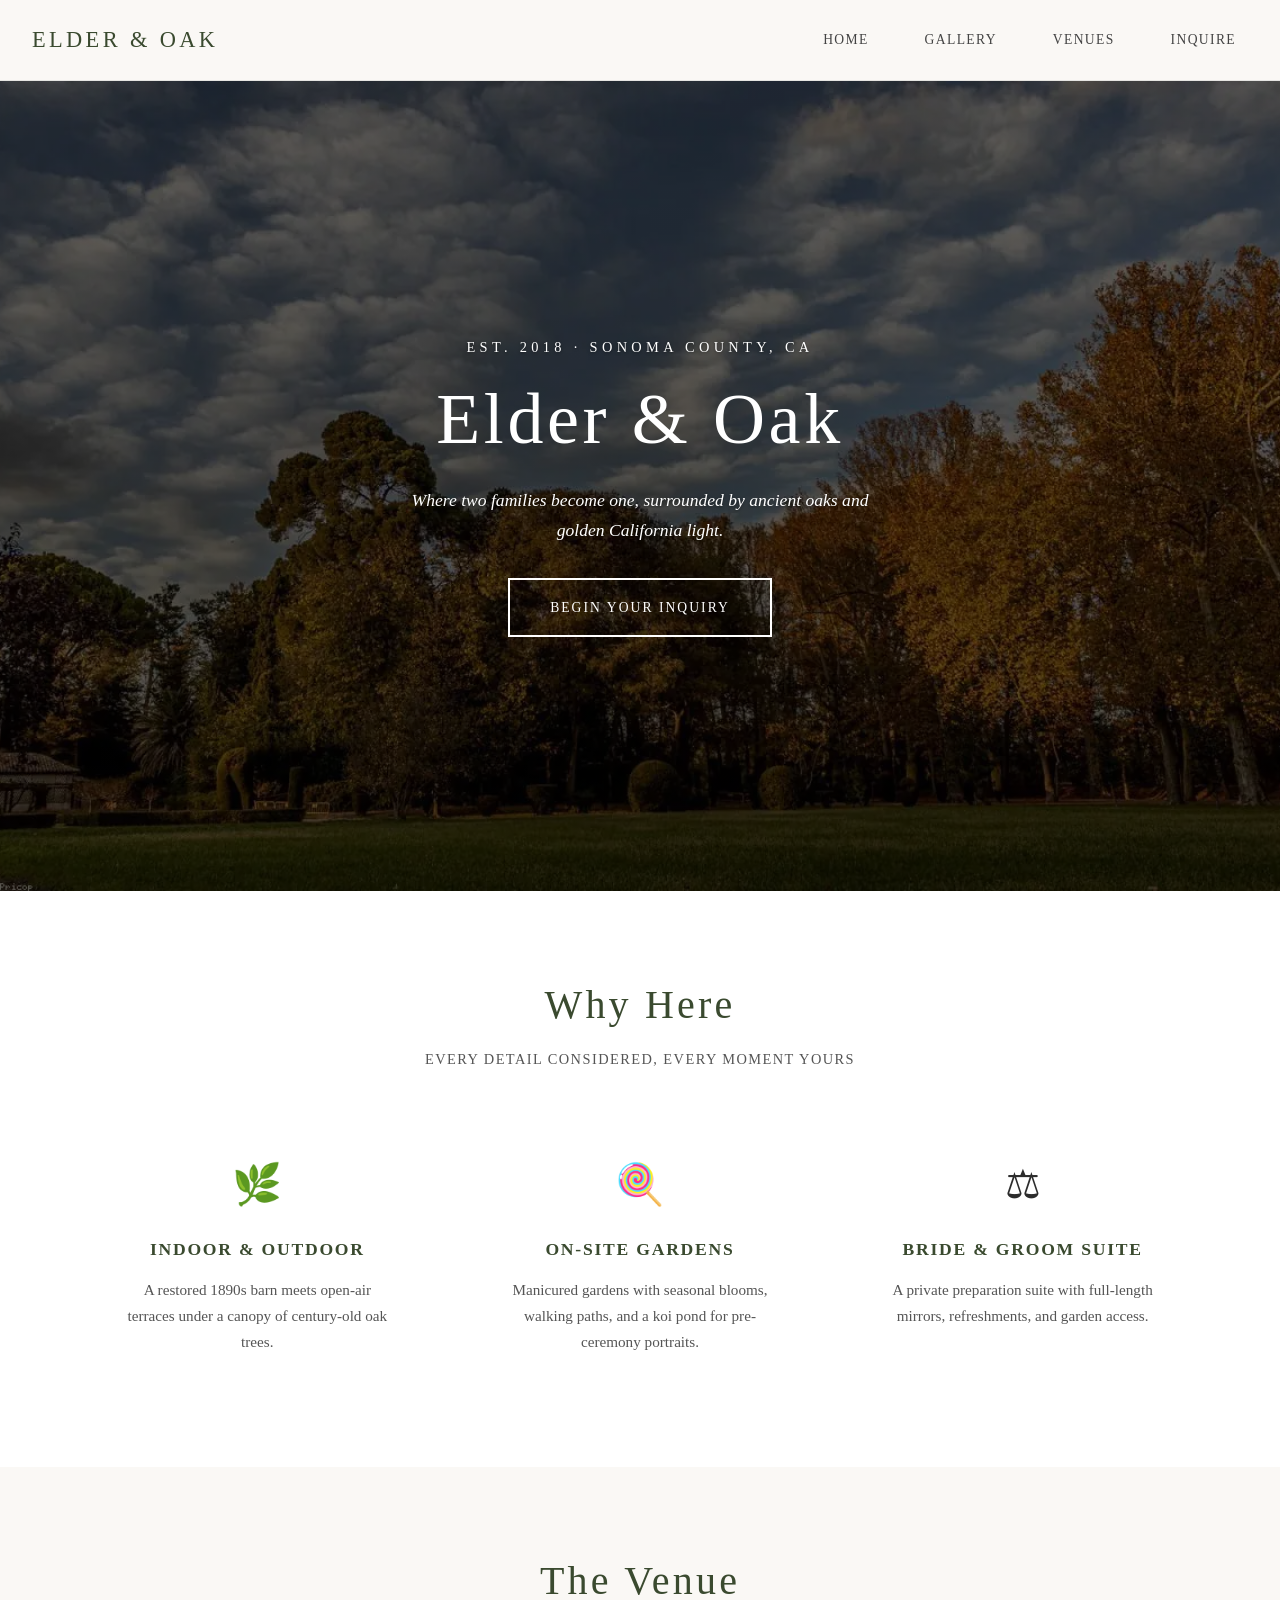
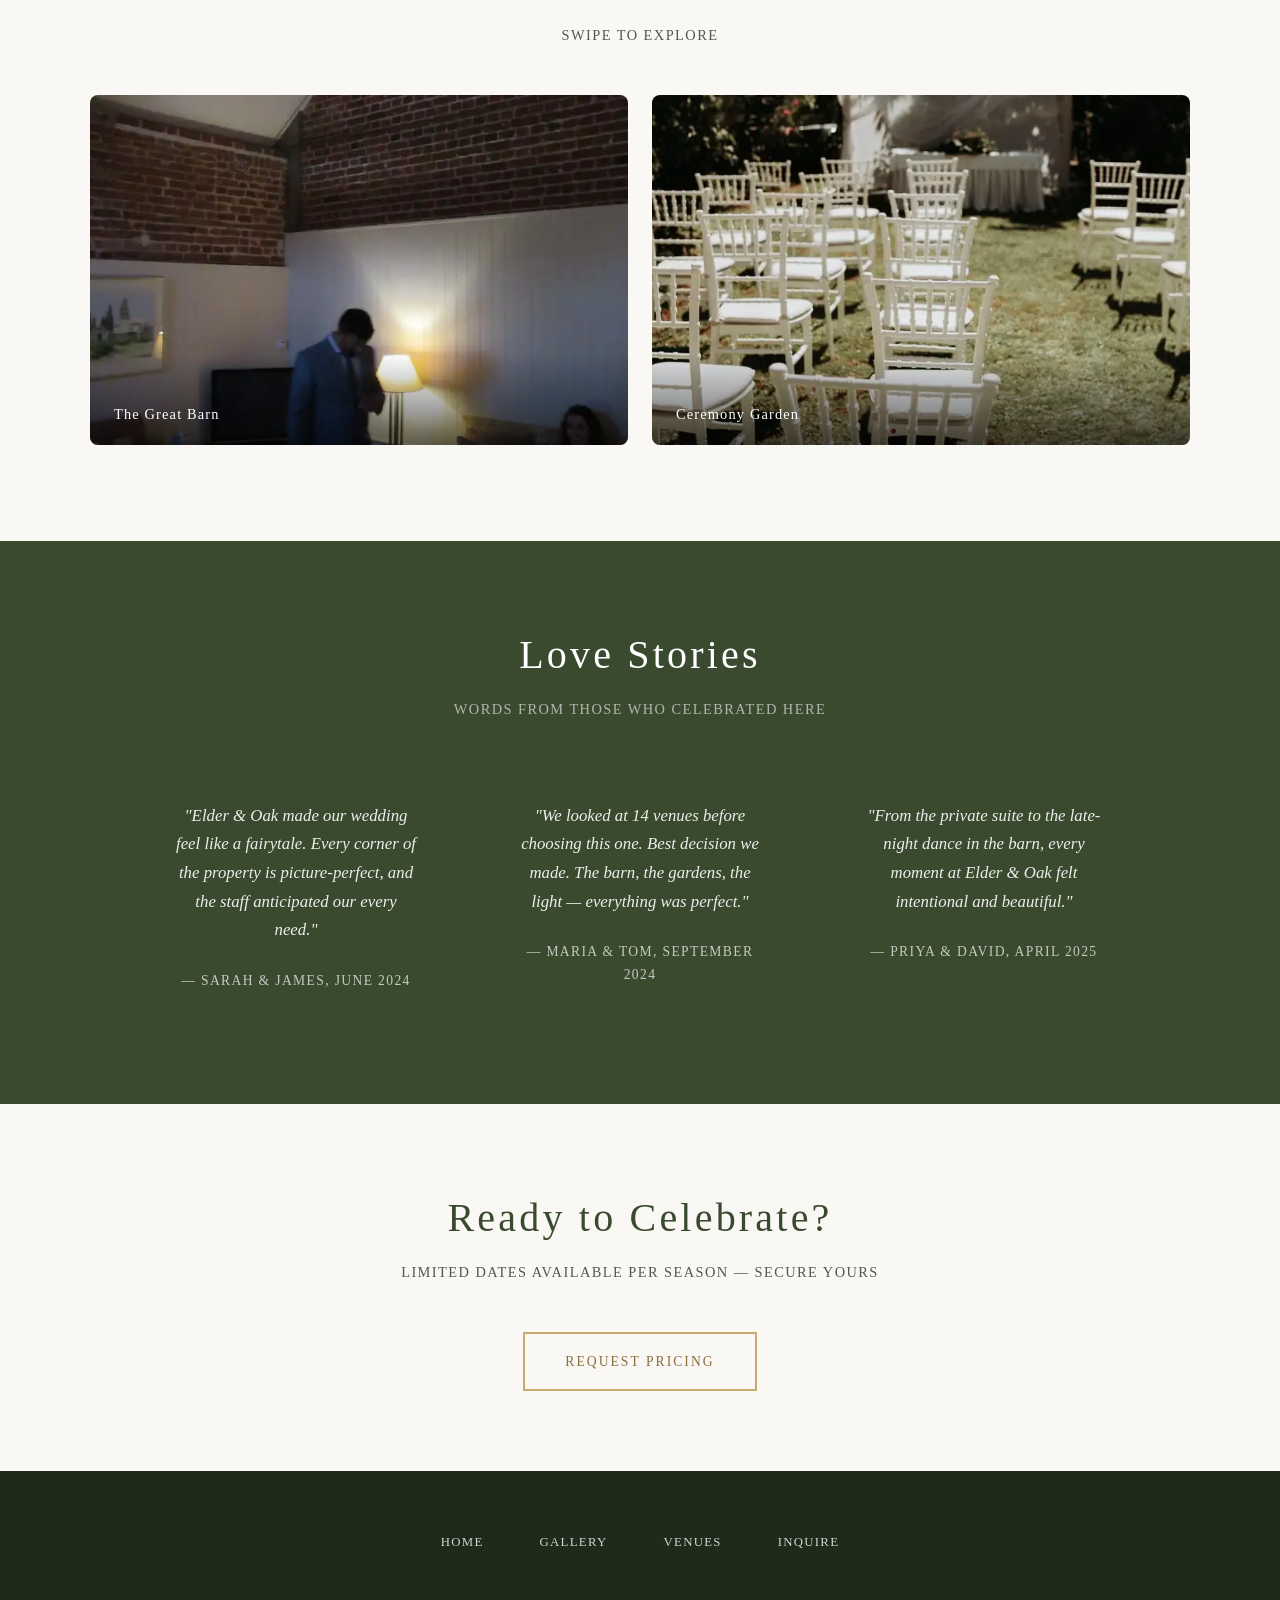
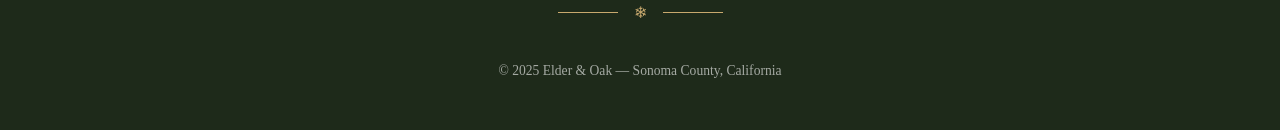
<file: index.html>
<!DOCTYPE html>
<html lang="en">
<head>
    <meta charset="UTF-8">
    <meta name="viewport" content="width=device-width, initial-scale=1.0">
    <meta name="description" content="Elder and Oak wedding venue in Sonoma County. A restored 1890s barn surrounded by ancient oaks for your perfect day.">

    <title>Elder & Oak — Wedding Venue</title>
    <link rel="stylesheet" href="css/styles.css">
<link rel="icon" href="static/assets/favicon.ico" type="image/x-icon">
    <link rel="icon" href="static/assets/favicon.png" type="image/png" sizes="64x64">
</head>
<body>
    <main id="main-content">

    <!-- ---- Navigation ---- -->
    <nav class="nav">
        <div class="nav__logo">Elder & Oak</div>
        <input type="checkbox" id="nav-toggle" class="nav__toggle">
        <label for="nav-toggle" class="nav__hamburger">&#9776;</label>
        <ul class="nav__links">
            <li><a href="index.html">Home</a></li>
            <li><a href="gallery.html">Gallery</a></li>
            <li><a href="facilities.html">Venues</a></li>
            <li><a href="inquiry.html">Inquire</a></li>
        </ul>
    </nav>

    <!-- ---- Hero ---- -->
    <header class="hero">
        <div class="hero__overlay">
            <p class="hero__subtitle">Est. 2018 · Sonoma County, CA</p>
            <h1 class="hero__title">Elder & Oak</h1>
            <p class="hero__tagline">Where two families become one, surrounded by ancient oaks and golden California light.</p>
            <a href="inquiry.html" class="btn">Begin Your Inquiry</a>
        </div>
    </header>

    <!-- ---- About / Highlights ---- -->
    <section class="section about">
        <h2 class="section__heading">Why Here</h2>
        <p class="section__sub">Every detail considered, every moment yours</p>

        <div class="about__grid">
            <div class="about__card">
                <div class="about__icon">&#127807;</div>
                <h3>Indoor & Outdoor</h3>
                <p>A restored 1890s barn meets open-air terraces under a canopy of century-old oak trees.</p>
            </div>
            <div class="about__card">
                <div class="about__icon">&#127853;</div>
                <h3>On-Site Gardens</h3>
                <p>Manicured gardens with seasonal blooms, walking paths, and a koi pond for pre-ceremony portraits.</p>
            </div>
            <div class="about__card">
                <div class="about__icon">&#9878;</div>
                <h3>Bride & Groom Suite</h3>
                <p>A private preparation suite with full-length mirrors, refreshments, and garden access.</p>
            </div>
        </div>
    </section>

    <!-- ---- Highlights Carousel ---- -->
    <section class="section">
        <h2 class="section__heading">The Venue</h2>
        <p class="section__sub">Swipe to explore</p>

        <div class="carousel">
            <div class="carousel__track">
                <a href="#lb-hero" class="carousel__item">
                    <img src="static/assets/venue1.webp" alt="Main barn exterior">
                    <span class="carousel__caption">The Great Barn</span>
                </a>
                <a href="#lb-garden" class="carousel__item">
                    <img src="static/assets/venue2.webp" alt="Garden ceremony setup">
                    <span class="carousel__caption">Ceremony Garden</span>
                </a>
                <a href="#lb-reception" class="carousel__item">
                    <img src="static/assets/venue3.webp" alt="Reception tent by the lake">
                    <span class="carousel__caption">Lakeside Reception</span>
                </a>
                <a href="#lb-sunset" class="carousel__item">
                    <img src="static/assets/venue4.webp" alt="Sunset vineyard view">
                    <span class="carousel__caption">Golden Hour Views</span>
                </a>
            </div>
        </div>
    </section>

    <!-- ---- Testimonials ---- -->
    <section class="section testimonials">
        <h2 class="section__heading">Love Stories</h2>
        <p class="section__sub">Words from those who celebrated here</p>

        <div class="testimonials__grid">
            <div class="testimonial">
                <p class="testimonial__text">"Elder & Oak made our wedding feel like a fairytale. Every corner of the property is picture-perfect, and the staff anticipated our every need."</p>
                <p class="testimonial__author">— Sarah & James, June 2024</p>
            </div>
            <div class="testimonial">
                <p class="testimonial__text">"We looked at 14 venues before choosing this one. Best decision we made. The barn, the gardens, the light — everything was perfect."</p>
                <p class="testimonial__author">— Maria & Tom, September 2024</p>
            </div>
            <div class="testimonial">
                <p class="testimonial__text">"From the private suite to the late-night dance in the barn, every moment at Elder & Oak felt intentional and beautiful."</p>
                <p class="testimonial__author">— Priya & David, April 2025</p>
            </div>
        </div>
    </section>

    <!-- ---- CTA ---- -->
    <section class="section" style="text-align: center;">
        <h2 class="section__heading">Ready to Celebrate?</h2>
        <p class="section__sub">Limited dates available per season — secure yours</p>
        <a href="inquiry.html" class="btn btn--gold">Request Pricing</a>
    </section>

    <!-- ---- Footer ---- -->
    <footer class="footer">
        <ul class="footer__links">
            <li><a href="index.html">Home</a></li>
            <li><a href="gallery.html">Gallery</a></li>
            <li><a href="facilities.html">Venues</a></li>
            <li><a href="inquiry.html">Inquire</a></li>
        </ul>
        <div class="divider">
            <span class="divider__line"></span>
            <span class="divider__flower">&#10052;</span>
            <span class="divider__line"></span>
        </div>
        <p>&copy; 2025 Elder & Oak — Sonoma County, California</p>
    </footer>

    </main>
</body>
</html>
</file>
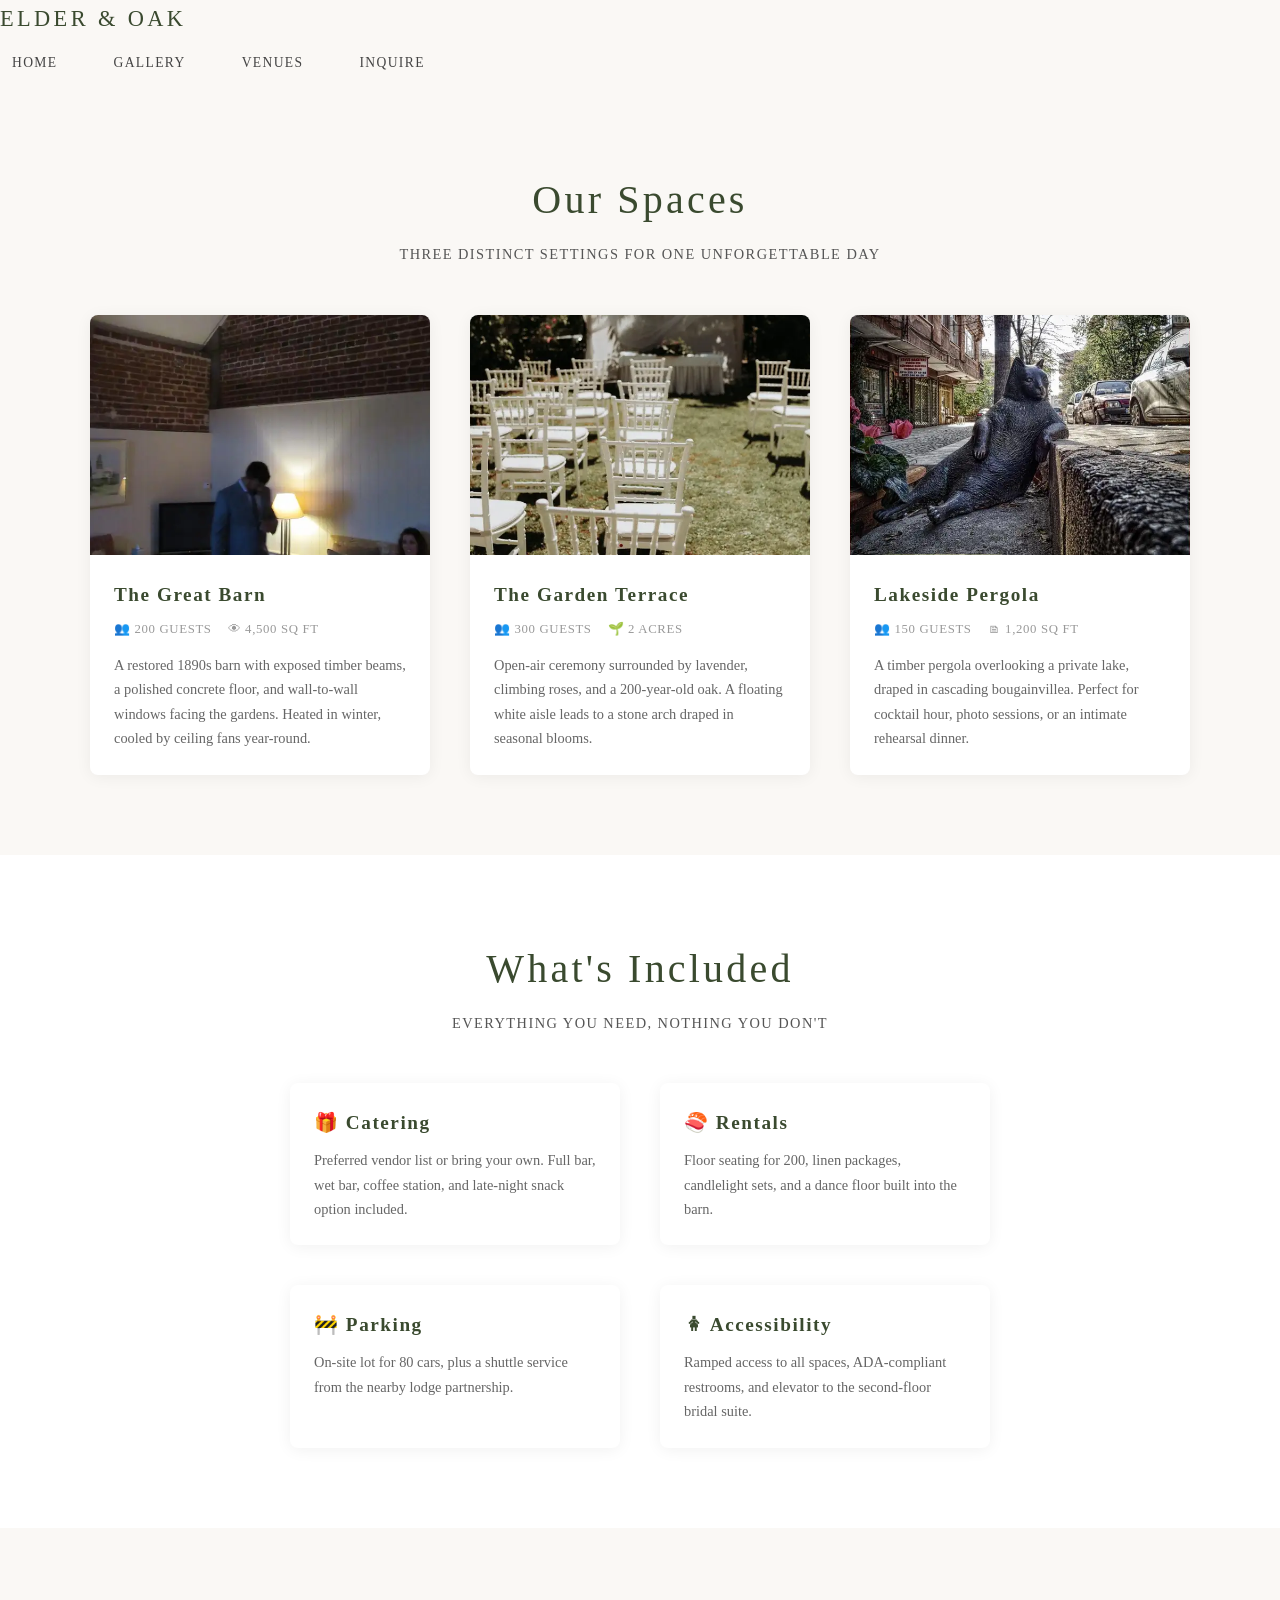
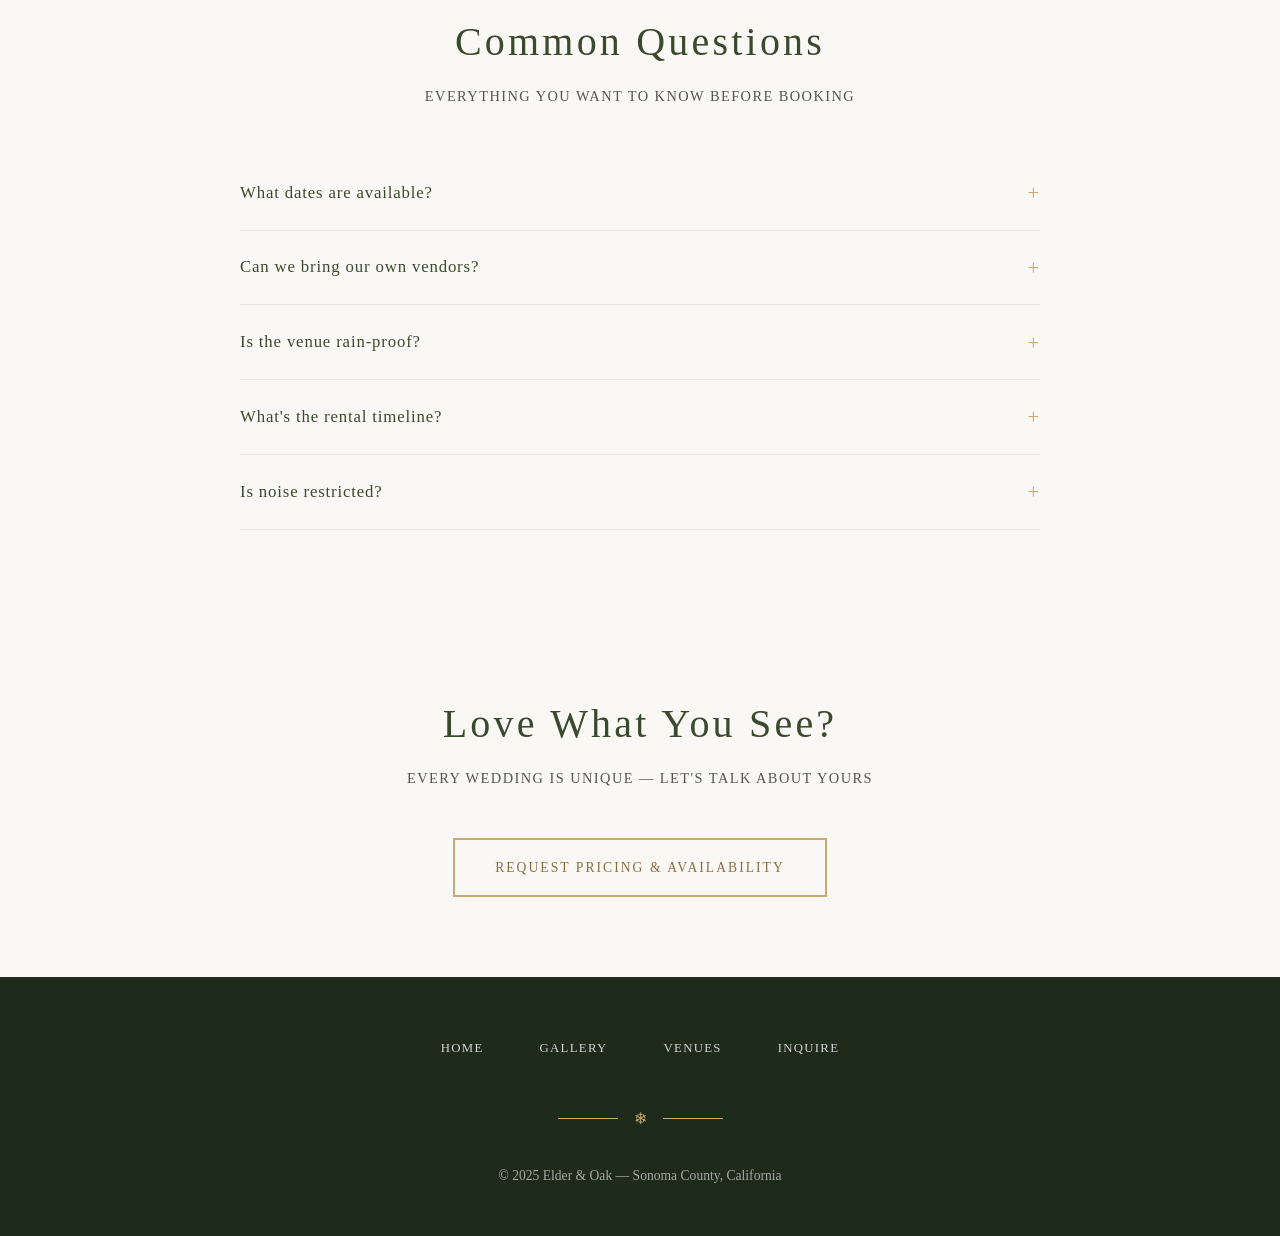
<file: facilities.html>
<!DOCTYPE html>
<html lang="en">
<head>
    <meta charset="UTF-8">
    <meta name="viewport" content="width=device-width, initial-scale=1.0">
    <meta name="description" content="Elder and Oak wedding venue in Sonoma County. A restored 1890s barn surrounded by ancient oaks for your perfect day.">

    <title>Venues & Facilities — Elder & Oak</title>
    <link rel="stylesheet" href="css/styles.css">
<link rel="icon" href="static/assets/favicon.ico" type="image/x-icon">
    <link rel="icon" href="static/assets/favicon.png" type="image/png" sizes="64x64">
</head>
<body>
    <main id="main-content">

    
        <div class="nav__logo">Elder & Oak</div>
        <input type="checkbox" id="nav-toggle" class="nav__toggle">
        <label for="nav-toggle" class="nav__hamburger">&#9776;</label>
        <ul class="nav__links">
            <li><a href="index.html">Home</a></li>
            <li><a href="gallery.html">Gallery</a></li>
            <li><a href="facilities.html">Venues</a></li>
            <li><a href="inquiry.html">Inquire</a></li>
        </ul>
    </nav>

    <!-- ---- Venue Spaces ---- -->
    <section class="section">
        <h2 class="section__heading">Our Spaces</h2>
        <p class="section__sub">Three distinct settings for one unforgettable day</p>

        <div class="venues__grid">
            <!-- Space 1 -->
            <div class="venue-card">
                <img src="static/assets/venue1.webp" alt="The Great Barn">
                <div class="venue-card__body">
                    <h3>The Great Barn</h3>
                    <div class="venue-card__details">
                        <span>&#128101; 200 guests</span>
                        <span>&#128065; 4,500 sq ft</span>
                    </div>
                    <p>A restored 1890s barn with exposed timber beams, a polished concrete floor, and wall-to-wall windows facing the gardens. Heated in winter, cooled by ceiling fans year-round.</p>
                </div>
            </div>

            <!-- Space 2 -->
            <div class="venue-card">
                <img src="static/assets/venue2.webp" alt="Garden Ceremony Site">
                <div class="venue-card__body">
                    <h3>The Garden Terrace</h3>
                    <div class="venue-card__details">
                        <span>&#128101; 300 guests</span>
                        <span>&#127793; 2 acres</span>
                    </div>
                    <p>Open-air ceremony surrounded by lavender, climbing roses, and a 200-year-old oak. A floating white aisle leads to a stone arch draped in seasonal blooms.</p>
                </div>
            </div>

            <!-- Space 3 -->
            <div class="venue-card">
                <img src="static/assets/venue3.webp" alt="Lakeside Reception">
                <div class="venue-card__body">
                    <h3>Lakeside Pergola</h3>
                    <div class="venue-card__details">
                        <span>&#128101; 150 guests</span>
                        <span>&#128456; 1,200 sq ft</span>
                    </div>
                    <p>A timber pergola overlooking a private lake, draped in cascading bougainvillea. Perfect for cocktail hour, photo sessions, or an intimate rehearsal dinner.</p>
                </div>
            </div>
        </div>
    </section>

    <!-- ---- Amenities Checklist ---- -->
    <section class="section" style="background: #fff;">
        <h2 class="section__heading">What's Included</h2>
        <p class="section__sub">Everything you need, nothing you don't</p>

        <div class="venues__grid" style="max-width: 700px;">
            <div class="venue-card">
                <div class="venue-card__body" style="padding: 1.5rem;">
                    <h3>&#127873; Catering</h3>
                    <p>Preferred vendor list or bring your own. Full bar, wet bar, coffee station, and late-night snack option included.</p>
                </div>
            </div>
            <div class="venue-card">
                <div class="venue-card__body" style="padding: 1.5rem;">
                    <h3>&#127843; Rentals</h3>
                    <p>Floor seating for 200, linen packages, candlelight sets, and a dance floor built into the barn.</p>
                </div>
            </div>
            <div class="venue-card">
                <div class="venue-card__body" style="padding: 1.5rem;">
                    <h3>&#128679; Parking</h3>
                    <p>On-site lot for 80 cars, plus a shuttle service from the nearby lodge partnership.</p>
                </div>
            </div>
            <div class="venue-card">
                <div class="venue-card__body" style="padding: 1.5rem;">
                    <h3>&#128714; Accessibility</h3>
                    <p>Ramped access to all spaces, ADA-compliant restrooms, and elevator to the second-floor bridal suite.</p>
                </div>
            </div>
        </div>
    </section>

    <!-- ---- FAQ (Pure CSS Details/Summary) ---- -->
    <section class="section">
        <h2 class="section__heading">Common Questions</h2>
        <p class="section__sub">Everything you want to know before booking</p>

        <div class="faq">
            <details>
                <summary>What dates are available?</summary>
                <p>We host a maximum of 2 weddings per month (spring and autumn) to ensure dedicated service. Dates fill 8–12 months in advance.</p>
            </details>
            <details>
                <summary>Can we bring our own vendors?</summary>
                <p>Absolutely. We have a preferred vendor list, but no required vendors. You're free to work with anyone.</p>
            </details>
            <details>
                <summary>Is the venue rain-proof?</summary>
                <p>The Great Barn is heated and cooled. The outdoor spaces can be covered with clear-span tents. Many couples do a garden ceremony followed by a barn reception.</p>
            </details>
            <details>
                <summary>What's the rental timeline?</summary>
                <p>Access begins 3 days before your event for setup. Your event day allows from 10:00 AM until 1:00 AM the following morning. Breakdown begins at 7:00 AM Sunday.</p>
            </details>
            <details>
                <summary>Is noise restricted?</summary>
                <p>Licensed music can continue until midnight on weekdays and 1:00 AM on weekends. Sound consultants are available upon request.</p>
            </details>
        </div>
    </section>

    <!-- ---- CTA ---- -->
    <section class="section" style="text-align: center;">
        <h2 class="section__heading">Love What You See?</h2>
        <p class="section__sub">Every wedding is unique — let's talk about yours</p>
        <a href="inquiry.html" class="btn btn--gold">Request Pricing & Availability</a>
    </section>

    <!-- ---- Footer ---- -->
    <footer class="footer">
        <ul class="footer__links">
            <li><a href="index.html">Home</a></li>
            <li><a href="gallery.html">Gallery</a></li>
            <li><a href="facilities.html">Venues</a></li>
            <li><a href="inquiry.html">Inquire</a></li>
        </ul>
        <div class="divider"><span class="divider__line"></span><span class="divider__flower">&#10052;</span><span class="divider__line"></span></div>
        <p>&copy; 2025 Elder & Oak — Sonoma County, California</p>
    </footer>

    </main>
</body>
</html>
</file>
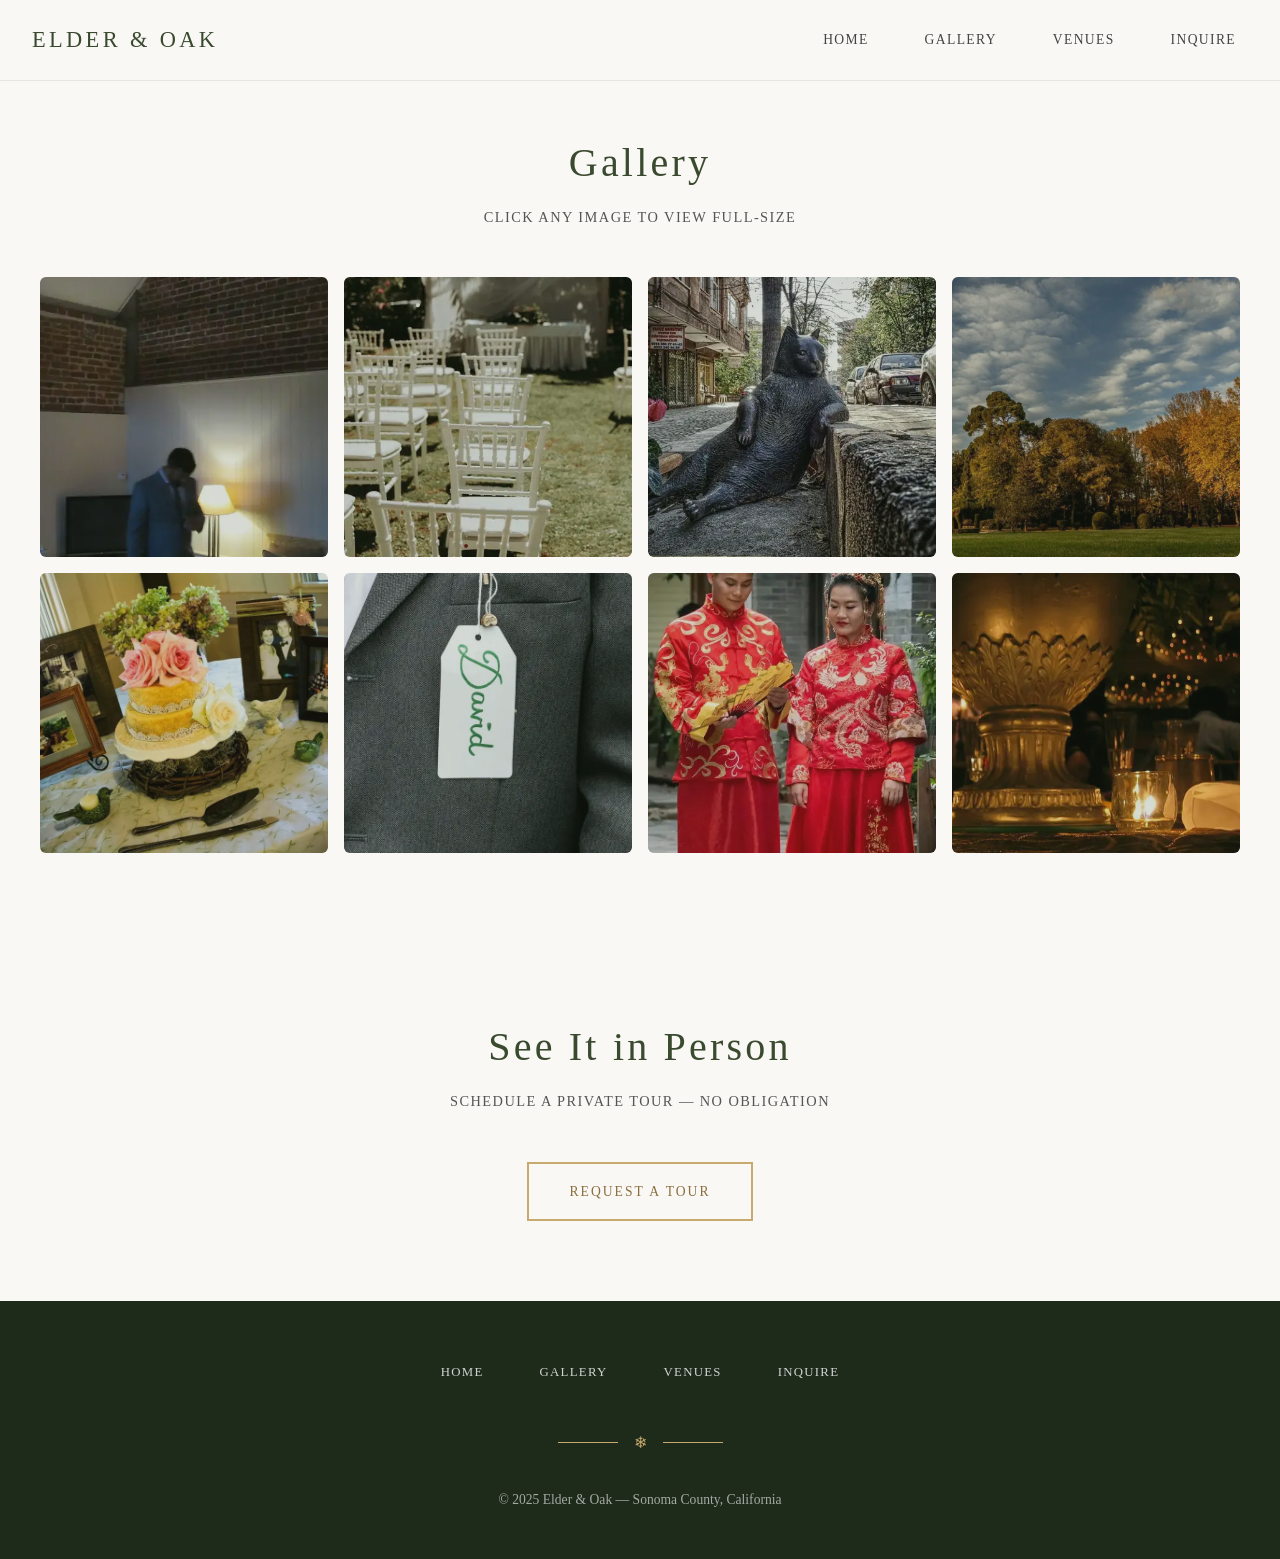
<file: gallery.html>
<!DOCTYPE html>
<html lang="en">
<head>
    <meta charset="UTF-8">
    <meta name="viewport" content="width=device-width, initial-scale=1.0">
    <meta name="description" content="Elder and Oak wedding venue in Sonoma County. A restored 1890s barn surrounded by ancient oaks for your perfect day.">

    <title>Gallery — Elder & Oak</title>
    <link rel="stylesheet" href="css/styles.css">
<link rel="icon" href="static/assets/favicon.ico" type="image/x-icon">
    <link rel="icon" href="static/assets/favicon.png" type="image/png" sizes="64x64">
</head>
<body>
    <main id="main-content">

    <!-- ---- Navigation ---- -->
    <nav class="nav">
        <div class="nav__logo">Elder & Oak</div>
        <input type="checkbox" id="nav-toggle" class="nav__toggle">
        <label for="nav-toggle" class="nav__hamburger">&#9776;</label>
        <ul class="nav__links">
            <li><a href="index.html">Home</a></li>
            <li><a href="gallery.html">Gallery</a></li>
            <li><a href="facilities.html">Venues</a></li>
            <li><a href="inquiry.html">Inquire</a></li>
        </ul>
    </nav>

    <!-- ---- Header ---- -->
    <section class="section" style="padding-top: 3rem;">
        <h2 class="section__heading">Gallery</h2>
        <p class="section__sub">Click any image to view full-size</p>

        <div class="gallery__grid">
            <!-- Row 1 -->
            <div class="gallery__item"><a href="#lb-hero" target="_self"><img src="static/assets/venue1.webp" alt="Barn exterior"></a></div>
            <div class="gallery__item"><a href="#lb-garden" target="_self"><img src="static/assets/venue2.webp" alt="Garden ceremony"></a></div>
            <div class="gallery__item"><a href="#lb-reception" target="_self"><img src="static/assets/venue3.webp" alt="Reception tent"></a></div>
            <div class="gallery__item"><a href="#lb-sunset" target="_self"><img src="static/assets/venue4.webp" alt="Vineyard sunset"></a></div>
            <!-- Row 2 -->
            <div class="gallery__item"><a href="#lb-detail1" target="_self"><img src="static/assets/detail1.webp" alt="Table decor"></a></div>
            <div class="gallery__item"><a href="#lb-detail2" target="_self"><img src="static/assets/detail2.webp" alt="Bride preparation"></a></div>
            <div class="gallery__item"><a href="#lb-detail3" target="_self"><img src="static/assets/venue5.webp" alt="Courtyard"></a></div>
            <div class="gallery__item"><a href="#lb-detail4" target="_self"><img src="static/assets/venue6.webp" alt="Night lighting"></a></div>
        </div>
    </section>

    <!-- ---- Pure CSS Lightbox Modals (via :target) ---- -->
    <div id="lb-hero" class="lightbox">
        <a href="#" class="lightbox__close">&times;</a>
        <img class="lightbox__img" src="static/assets/venue1.webp" alt="Barn exterior">
    </div>
    <div id="lb-garden" class="lightbox">
        <a href="#" class="lightbox__close">&times;</a>
        <img class="lightbox__img" src="static/assets/venue2.webp" alt="Garden ceremony">
    </div>
    <div id="lb-reception" class="lightbox">
        <a href="#" class="lightbox__close">&times;</a>
        <img class="lightbox__img" src="static/assets/venue3.webp" alt="Reception tent">
    </div>
    <div id="lb-sunset" class="lightbox">
        <a href="#" class="lightbox__close">&times;</a>
        <img class="lightbox__img" src="static/assets/venue4.webp" alt="Vineyard sunset">
    </div>
    <div id="lb-detail1" class="lightbox">
        <a href="#" class="lightbox__close">&times;</a>
        <img class="lightbox__img" src="static/assets/detail1.webp" alt="Table decor">
    </div>
    <div id="lb-detail2" class="lightbox">
        <a href="#" class="lightbox__close">&times;</a>
        <img class="lightbox__img" src="static/assets/detail2.webp" alt="Bride preparation">
    </div>
    <div id="lb-detail3" class="lightbox">
        <a href="#" class="lightbox__close">&times;</a>
        <img class="lightbox__img" src="static/assets/venue5.webp" alt="Courtyard">
    </div>
    <div id="lb-detail4" class="lightbox">
        <a href="#" class="lightbox__close">&times;</a>
        <img class="lightbox__img" src="static/assets/venue6.webp" alt="Night lighting">
    </div>

    <!-- ---- CTA ---- -->
    <section class="section" style="text-align: center;">
        <h2 class="section__heading">See It in Person</h2>
        <p class="section__sub">Schedule a private tour — no obligation</p>
        <a href="inquiry.html" class="btn btn--gold">Request a Tour</a>
    </section>

    <!-- ---- Footer ---- -->
    <footer class="footer">
        <ul class="footer__links">
            <li><a href="index.html">Home</a></li>
            <li><a href="gallery.html">Gallery</a></li>
            <li><a href="facilities.html">Venues</a></li>
            <li><a href="inquiry.html">Inquire</a></li>
        </ul>
        <div class="divider"><span class="divider__line"></span><span class="divider__flower">&#10052;</span><span class="divider__line"></span></div>
        <p>&copy; 2025 Elder & Oak — Sonoma County, California</p>
    </footer>

    </main>
</body>
</html>
</file>
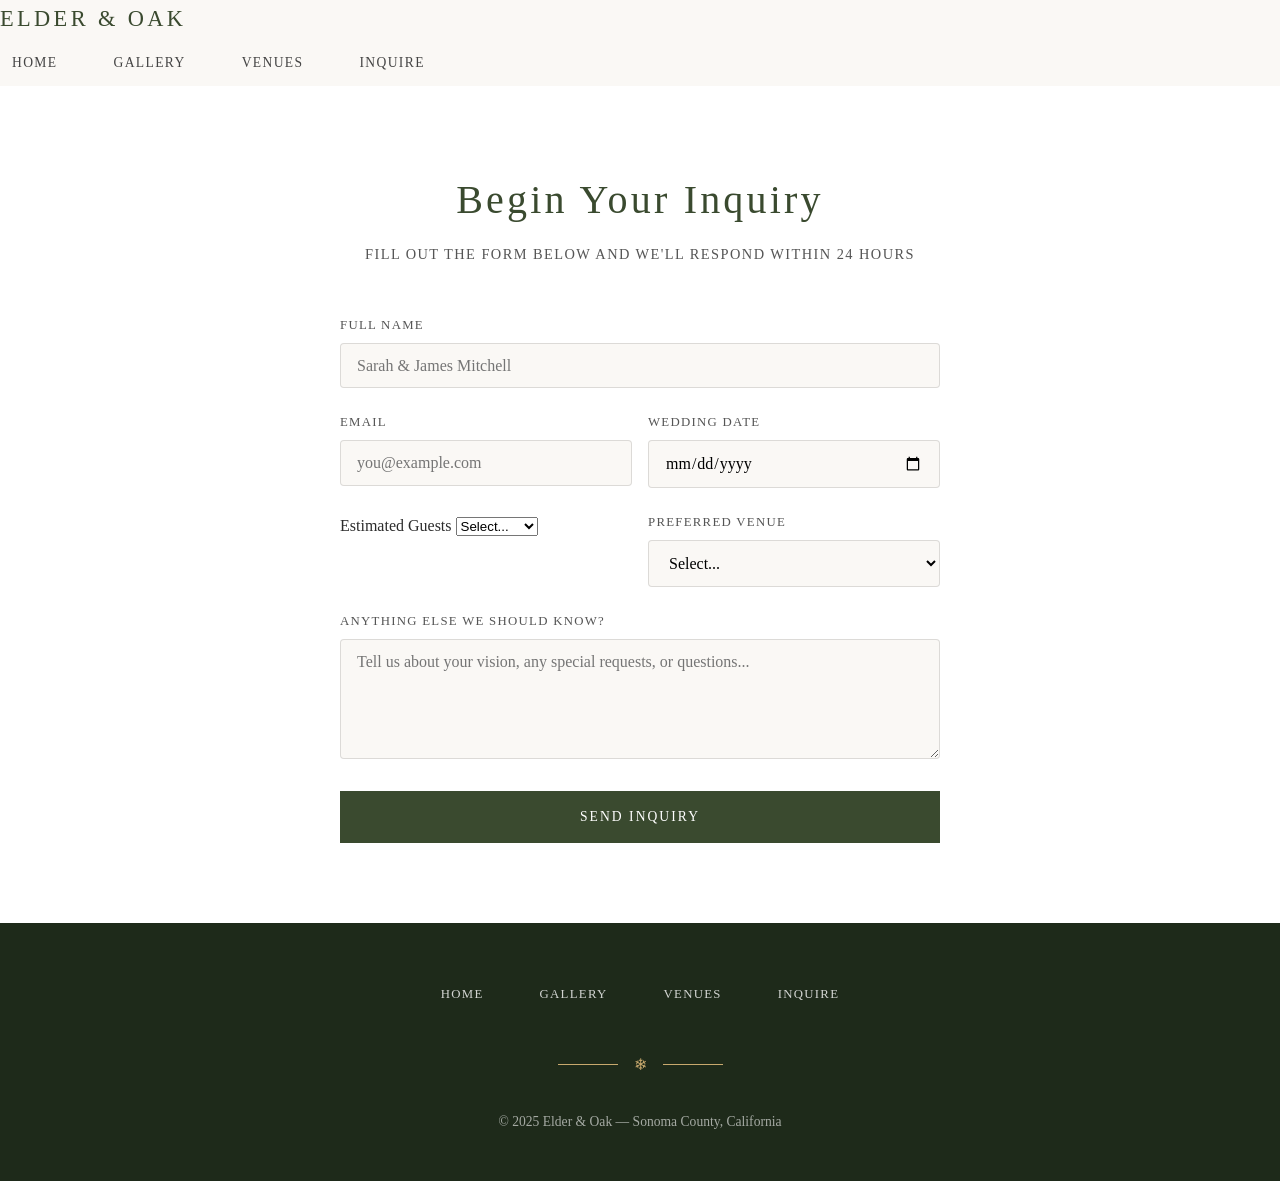
<file: inquiry.html>
<!DOCTYPE html>
<html lang="en">
<head>
    <meta charset="UTF-8">
    <meta name="viewport" content="width=device-width, initial-scale=1.0">
    <meta name="description" content="Elder and Oak wedding venue in Sonoma County. A restored 1890s barn surrounded by ancient oaks for your perfect day.">

    <title>Inquire — Elder & Oak</title>
    <link rel="stylesheet" href="css/styles.css">
<link rel="icon" href="static/assets/favicon.ico" type="image/x-icon">
    <link rel="icon" href="static/assets/favicon.png" type="image/png" sizes="64x64">
</head>
<body>
    <main id="main-content">

    
        <div class="nav__logo">Elder & Oak</div>
        <input type="checkbox" id="nav-toggle" class="nav__toggle">
        <label for="nav-toggle" class="nav__hamburger">&#9776;</label>
        <ul class="nav__links">
            <li><a href="index.html">Home</a></li>
            <li><a href="gallery.html">Gallery</a></li>
            <li><a href="facilities.html">Venues</a></li>
            <li><a href="inquiry.html">Inquire</a></li>
        </ul>
    </nav>

    <section class="section inquiry">
        <h2 class="section__heading">Begin Your Inquiry</h2>
        <p class="section__sub">Fill out the form below and we'll respond within 24 hours</p>

        <form class="inquiry__form" action="/inquiry" method="POST">
            <div class="form-group">
                <label for="full_name">Full Name</label>
                <input type="text" id="full_name" name="full_name" required placeholder="Sarah & James Mitchell">
            </div>

            <div class="form-group__row">
                <div class="form-group">
                    <label for="email">Email</label>
                    <input type="email" id="email" name="email" required placeholder="you@example.com">
                </div>
                <div class="form-group">
                    <label for="date">Wedding Date</label>
                    <input type="date" id="date" name="date" required>
                </div>
            </div>

            <div class="form-group__row">
                <div class="form-space">
                    <label for="guests">Estimated Guests</label>
                    <select id="guests" name="guests" required>
                        <option value="">Select...</option>
                        <option value="50-100">50 – 100</option>
                        <option value="100-150">100 – 150</option>
                        <option value="150-200">150 – 200</option>
                        <option value="200-300">200 – 300</option>
                        <option value="300+">300+</option>
                    </select>
                </div>
                <div class="form-group">
                    <label for="venue">Preferred Venue</label>
                    <select id="venue" name="venue">
                        <option value="">Select...</option>
                        <option value="great-barn">The Great Barn</option>
                        <option value="garden-terrace">The Garden Terrace</option>
                        <option value="lakeside-pergola">Lakeside Pergola</option>
                        <option value="all-three">All Three Spaces</option>
                    </select>
                </div>
            </div>

            <div class="form-group">
                <label for="message">Anything else we should know?</label>
                <textarea id="message" name="message" placeholder="Tell us about your vision, any special requests, or questions..."></textarea>
            </div>

            <button type="submit" class="btn btn--submit">Send Inquiry</button>
        </form>
    </section>

    <!-- ---- Footer ---- -->
    <footer class="footer">
        <ul class="footer__links">
            <li><a href="index.html">Home</a></li>
            <li><a href="gallery.html">Gallery</a></li>
            <li><a href="facilities.html">Venues</a></li>
            <li><a href="inquiry.html">Inquire</a></li>
        </ul>
        <div class="divider"><span class="divider__line"></span><span class="divider__flower">&#10052;</span><span class="divider__line"></span></div>
        <p>&copy; 2025 Elder & Oak — Sonoma County, California</p>
    </footer>

    </main>
</body>
</html>
</file>
<file: css/styles.css>
/* ============================================================
   ELDER & OAK — Wedding Venue Website
   Pure CSS interactions. Near zero JavaScript.
   ============================================================ */

/* ---------- Reset & Base ---------- */
*, *::before, *::after {
    margin: 0;
    padding: 0;
    box-sizing: border-box;
}

html {
    scroll-behavior: smooth;
    font-size: 16px;
}

body {
    font-family: 'Georgia', 'Times New Roman', serif;
    color: #2c2c2c;
    background: #faf8f5;
    line-height: 1.7;
    -webkit-font-smoothing: antialiased;
}

img {
    max-width: 100%;
    height: auto;
    display: block;
}

a {
    color: inherit;
    text-decoration: none;
}

/* ---------- Navigation ---------- */
.nav {
    position: sticky;
    top: 0;
    z-index: 100;
    background: rgba(250, 248, 245, 0.95);
    backdrop-filter: blur(12px);
    -webkit-backdrop-filter: blur(12px);
    border-bottom: 1px solid rgba(0, 0, 0, 0.08);
    padding: 1rem 2rem;
    display: flex;
    justify-content: space-between;
    align-items: center;
}

.nav__logo {
    font-family: 'Georgia', serif;
    font-size: 1.4rem;
    letter-spacing: 0.15em;
    text-transform: uppercase;
    color: #3a4a2f;
    font-weight: 400;
}

.nav__links {
    display: flex;
    gap: 2rem;
    list-style: none;
}

.nav__links a {
    font-size: 0.85rem;
    letter-spacing: 0.1em;
    text-transform: uppercase;
    color: #444;
    transition: color 0.3s ease;
    padding: 0.5rem 0.75rem;
    min-height: 48px;
    display: inline-flex;
    align-items: center;
}

.nav__links a:hover {
    color: #c8a96e;
}

/* Mobile hamburger (pure CSS) */
.nav__toggle {
    display: none;
}

.nav__hamburger {
    display: none;
    cursor: pointer;
    font-size: 1.5rem;
    color: #3a4a2f;
}

/* ---------- Hero Section ---------- */
.hero {
    position: relative;
    min-height: 90vh;
    display: flex;
    align-items: center;
    justify-content: center;
    text-align: center;
    padding: 4rem 2rem;
    background: linear-gradient(rgba(0, 0, 0, 0.55), rgba(0, 0, 0, 0.65)),
                url('../static/assets/venue4.webp') center/cover no-repeat;
    color: #fff;
}

.hero__overlay {
    max-width: 700px;
}

.hero__subtitle {
    font-size: 0.9rem;
    letter-spacing: 0.3em;
    text-transform: uppercase;
    margin-bottom: 1rem;
    text-shadow: 0 1px 3px rgba(0,0,0,0.4);
}

.hero__title {
    font-size: clamp(2.5rem, 6vw, 4.5rem);
    font-weight: 400;
    letter-spacing: 0.05em;
    line-height: 1.2;
    margin-bottom: 1.5rem;
}

.hero__tagline {
    font-size: 1.1rem;
    max-width: 500px;
    margin: 0 auto 2rem;
    font-style: italic;
    text-shadow: 0 1px 3px rgba(0,0,0,0.4);
}

.btn {
    display: inline-block;
    padding: 1rem 2.5rem;
    font-family: inherit;
    font-size: 0.85rem;
    letter-spacing: 0.15em;
    text-transform: uppercase;
    border: 2px solid #fff;
    color: #fff;
    background: transparent;
    cursor: pointer;
    transition: all 0.3s ease;
    min-height: 48px;
    min-width: 48px;
}

.btn:hover {
    background: #fff;
    color: #2c2c2c;
}

.btn--gold {
    border-color: #c8a96e;
    color: #8a6e3e;
}

.btn--gold:hover {
    background: #c8a96e;
    color: #2c2c2c;
}

.btn--dark {
    border-color: #3a4a2f;
    color: #3a4a2f;
}

.btn--dark:hover {
    background: #3a4a2f;
    color: #fff;
}

/* ---------- Section Defaults ---------- */
.section {
    padding: 5rem 2rem;
}

.section__heading {
    text-align: center;
    font-size: clamp(1.8rem, 4vw, 2.5rem);
    font-weight: 400;
    letter-spacing: 0.08em;
    color: #3a4a2f;
    margin-bottom: 0.5rem;
}

.section__sub {
    text-align: center;
    font-size: 0.9rem;
    color: #555;
    letter-spacing: 0.1em;
    text-transform: uppercase;
    margin-bottom: 3rem;
}

/* ---------- About Section ---------- */
.about {
    background: #fff;
}

.about__grid {
    display: grid;
    grid-template-columns: repeat(auto-fit, minmax(280px, 1fr));
    gap: 3rem;
    max-width: 1100px;
    margin: 0 auto;
}

.about__card {
    text-align: center;
    padding: 2rem;
}

.about__icon {
    font-size: 2.5rem;
    margin-bottom: 1rem;
}

.about__card h3 {
    font-size: 1.1rem;
    letter-spacing: 0.1em;
    text-transform: uppercase;
    color: #3a4a2f;
    margin-bottom: 0.75rem;
}

.about__card p {
    font-size: 0.95rem;
    color: #555;
}

/* ---------- CSS-Only Carousel (Scroll Snap) ---------- */
.carousel {
    max-width: 1100px;
    margin: 0 auto;
}

.carousel__track {
    display: flex;
    gap: 1.5rem;
    overflow-x: auto;
    scroll-snap-type: x mandatory;
    scroll-behavior: smooth;
    padding-bottom: 1rem;
    -webkit-overflow-scrolling: touch;
}

.carousel__track::-webkit-scrollbar {
    height: 6px;
}

.carousel__track::-webkit-scrollbar-track {
    background: rgba(0, 0, 0, 0.05);
}

.carousel__track::-webkit-scrollbar-thumb {
    background: #c8a96e;
    border-radius: 3px;
}

.carousel__item {
    flex: 0 0 calc(50% - 0.75rem);
    scroll-snap-align: center;
    position: relative;
    overflow: hidden;
    border-radius: 8px;
}

.carousel__item img {
    width: 100%;
    height: 350px;
    object-fit: cover;
    transition: transform 0.5s ease, filter 0.5s ease;
}

.carousel__item:hover img {
    transform: scale(1.05);
    filter: brightness(1.05);
}

.carousel__caption {
    position: absolute;
    bottom: 0;
    left: 0;
    right: 0;
    padding: 3rem 1.5rem 1.2rem;
    background: linear-gradient(transparent, rgba(0, 0, 0, 0.6));
    color: #fff;
    font-size: 0.9rem;
    letter-spacing: 0.08em;
}

.carousel__item {
    min-height: 48px;
}

/* Mobile: single item scroll */
@media (max-width: 600px) {
    .carousel__item {
        flex: 0 0 calc(85% - 0.75rem);
    }

    .carousel__item img {
        height: 260px;
    }
}

/* ---------- Pure CSS Lightbox (via :target) ---------- */
.lightbox {
    display: none;
    position: fixed;
    inset: 0;
    z-index: 200;
    background: rgba(0, 0, 0, 0.85);
    align-items: center;
    justify-content: center;
    padding: 2rem;
}

.lightbox:target {
    display: flex;
}

.lightbox__img {
    max-width: 90vw;
    max-height: 85vh;
    object-fit: contain;
    border-radius: 4px;
}

.lightbox__close {
    position: absolute;
    top: 1.5rem;
    right: 2rem;
    font-size: 2rem;
    color: #fff;
    text-decoration: none;
    opacity: 0.7;
    transition: opacity 0.3s;
}

.lightbox__close:hover {
    opacity: 1;
}

/* ---------- Pure CSS Accordion (Details/Summary) ---------- */
.faq {
    max-width: 800px;
    margin: 0 auto;
}

details {
    border-bottom: 1px solid rgba(0, 0, 0, 0.08);
    padding: 1.2rem 0;
}

summary {
    font-size: 1.05rem;
    letter-spacing: 0.05em;
    cursor: pointer;
    list-style: none;
    display: flex;
    justify-content: space-between;
    align-items: center;
    color: #3a4a2f;
    transition: color 0.3s;
}

summary:hover {
    color: #c8a96e;
}

summary::-webkit-details-marker {
    display: none;
}

summary::after {
    content: '+';
    font-size: 1.3rem;
    color: #c8a96e;
    transition: transform 0.3s;
}

details[open] summary::after {
    content: '−';
}

details p {
    margin-top: 0.75rem;
    color: #666;
    font-size: 0.95rem;
}

/* ---------- Gallery Grid ---------- */
.gallery {
    background: #fff;
}

.gallery__grid {
    display: grid;
    grid-template-columns: repeat(auto-fill, minmax(250px, 1fr));
    gap: 1rem;
    max-width: 1200px;
    margin: 0 auto;
}

.gallery__item {
    position: relative;
    overflow: hidden;
    border-radius: 6px;
}

.gallery__item img {
    width: 100%;
    height: 280px;
    object-fit: cover;
    transition: transform 0.5s ease;
}

.gallery__item:hover img {
    transform: scale(1.08);
}

.gallery__item a::after {
    content: '';
    position: absolute;
    inset: 0;
    background: rgba(58, 74, 47, 0.2);
    transition: background 0.3s;
}

.gallery__item:hover a::after {
    background: rgba(58, 74, 47, 0.1);
}

/* ---------- Venues Section ---------- */
.venues__grid {
    display: grid;
    grid-template-columns: repeat(auto-fit, minmax(320px, 1fr));
    gap: 2.5rem;
    max-width: 1100px;
    margin: 0 auto;
}

.venue-card {
    background: #fff;
    border-radius: 8px;
    overflow: hidden;
    box-shadow: 0 2px 16px rgba(0, 0, 0, 0.06);
    transition: transform 0.3s ease, box-shadow 0.3s ease;
}

.venue-card:hover {
    transform: translateY(-4px);
    box-shadow: 0 6px 24px rgba(0, 0, 0, 0.1);
}

.venue-card img {
    width: 100%;
    height: 240px;
    object-fit: cover;
}

.venue-card__body {
    padding: 1.5rem;
}

.venue-card h3 {
    font-size: 1.2rem;
    letter-spacing: 0.08em;
    color: #3a4a2f;
    margin-bottom: 0.5rem;
}

.venue-card__details {
    display: flex;
    gap: 1rem;
    font-size: 0.8rem;
    color: #999;
    letter-spacing: 0.05em;
    text-transform: uppercase;
    margin-bottom: 0.75rem;
}

.venue-card p {
    font-size: 0.9rem;
    color: #666;
}

/* ---------- Testimonials ---------- */
.testimonials {
    background: #3a4a2f;
    color: #fff;
}

.testimonials .section__heading {
    color: #fff;
}

.testimonials .section__sub {
    color: rgba(255, 255, 255, 0.6);
}

.testimonials__grid {
    display: grid;
    grid-template-columns: repeat(auto-fit, minmax(280px, 1fr));
    gap: 2rem;
    max-width: 1000px;
    margin: 0 auto;
}

.testimonial {
    text-align: center;
    padding: 2rem;
}

.testimonial__text {
    font-style: italic;
    font-size: 1.05rem;
    margin-bottom: 1.5rem;
    opacity: 0.9;
}

.testimonial__author {
    font-size: 0.85rem;
    letter-spacing: 0.1em;
    text-transform: uppercase;
    opacity: 0.7;
}

/* ---------- Contact / Inquiry Form ---------- */
.inquiry {
    background: #fff;
}

.inquiry__form {
    max-width: 600px;
    margin: 0 auto;
}

.form-group {
    margin-bottom: 1.5rem;
}

.form-group label {
    display: block;
    font-size: 0.8rem;
    letter-spacing: 0.1em;
    text-transform: uppercase;
    color: #555;
    margin-bottom: 0.4rem;
}

.form-group input,
.form-group textarea,
.form-group select {
    width: 100%;
    padding: 0.8rem 1rem;
    font-family: inherit;
    font-size: 1rem;
    border: 1px solid rgba(0, 0, 0, 0.12);
    border-radius: 4px;
    background: #faf8f5;
    transition: border-color 0.3s;
}

.form-group input:focus,
.form-group textarea:focus,
.form-group select:focus {
    outline: none;
    border-color: #c8a96e;
}

.form-group textarea {
    height: 120px;
    resize: vertical;
}

.form-group__row {
    display: grid;
    grid-template-columns: 1fr 1fr;
    gap: 1rem;
}

.form-group__row .form-group {
    margin-bottom: 1.5rem;
}

.btn--submit {
    background: #3a4a2f;
    color: #fff;
    border-color: #3a4a2f;
    width: 100%;
}

.btn--submit:hover {
    background: #2a3522;
    color: #fff;
}

/* ---------- Confirmed Page ---------- */
.confirmed {
    text-align: center;
    padding-top: 6rem;
}

.confirmed__icon {
    font-size: 4rem;
    margin-bottom: 1rem;
}

.confirmed h2 {
    font-size: 2rem;
    color: #3a4a2f;
    margin-bottom: 1rem;
}

.confirmed p {
    color: #666;
    margin-bottom: 2rem;
}

/* ---------- Footer ---------- */
.footer {
    background: #1e2a1a;
    color: rgba(255, 255, 255, 0.6);
    text-align: center;
    padding: 3rem 2rem;
    font-size: 0.85rem;
}

.footer__links {
    display: flex;
    justify-content: center;
    gap: 2rem;
    list-style: none;
    margin-bottom: 1.5rem;
}

.footer__links a {
    color: rgba(255, 255, 255, 0.8);
    letter-spacing: 0.1em;
    text-transform: uppercase;
    font-size: 0.8rem;
    padding: 0.5rem 0.75rem;
    min-height: 48px;
    display: inline-flex;
    align-items: center;
}

.footer__links a:hover {
    color: #c8a96e;
}

/* ---------- Divider ---------- */
.divider {
    display: flex;
    align-items: center;
    justify-content: center;
    gap: 1rem;
    margin: 2rem 0;
}

.divider__line {
    width: 60px;
    height: 1px;
    background: #c8a96e;
}

.divider__flower {
    font-size: 1rem;
    color: #c8a96e;
}

/* ---------- Responsive Design ---------- */
@media (max-width: 768px) {
    .nav__links { display: none; }

    .nav__hamburger {
        display: block;
    }

    /* Mobile menu (pure CSS checkbox hack) */
    #nav-toggle:checked ~ .nav__links {
        display: flex;
        flex-direction: column;
        position: absolute;
        top: 100%;
        left: 0;
        right: 0;
        background: rgba(250, 248, 245, 0.98);
        padding: 1.5rem 2rem;
        gap: 1rem;
        border-bottom: 1px solid rgba(0, 0, 0, 0.08);
    }

    .nav__toggle { display: none; }

    .hero { min-height: 75vh; padding: 3rem 1.5rem; }

    .section { padding: 3.5rem 1.5rem; }

    .form-group__row {
        grid-template-columns: 1fr;
    }

    .gallery__grid {
        grid-template-columns: repeat(auto-fill, minmax(160px, 1fr));
    }

    .gallery__item img { height: 180px; }

    .venues__grid {
        grid-template-columns: 1fr;
    }
}

@media (max-width: 480px) {
    .nav { padding: 0.8rem 1rem; }
    .nav__logo { font-size: 1.1rem; }
    .hero__title { font-size: 2rem; }

    .carousel__item img { height: 220px; }

    .gallery__grid {
        grid-template-columns: 1fr 1fr;
        gap: 0.5rem;
    }

    .gallery__item img { height: 140px; }

    .testimonial { padding: 1rem; }
}
</file>
